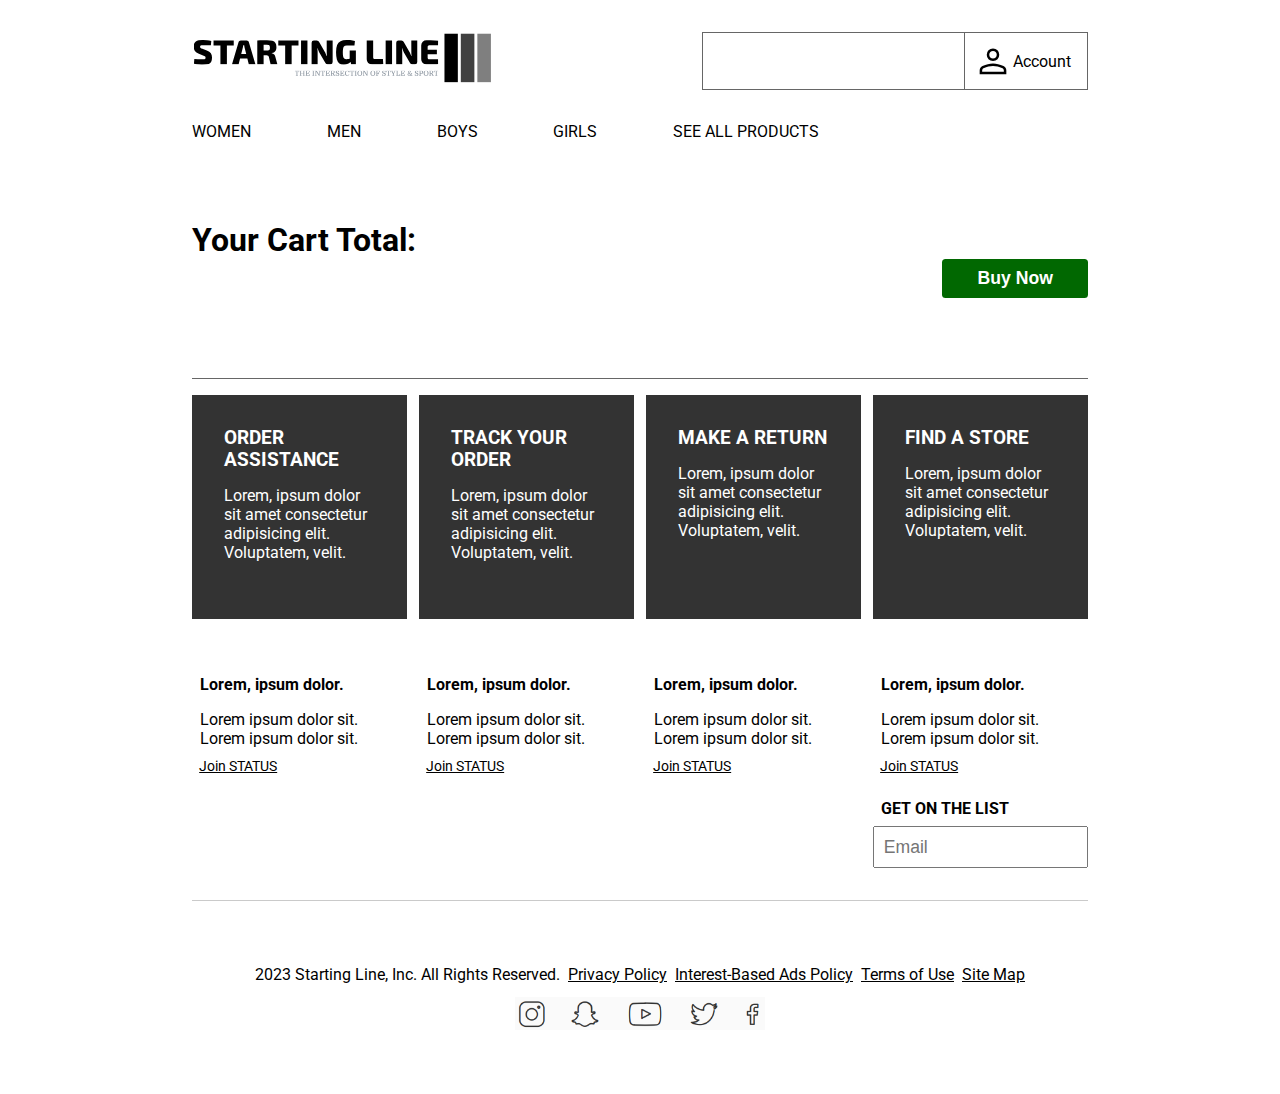
<file: guest_order.html>
<!DOCTYPE html>
<html lang="en">
    <head>
        <meta charset="UTF-8">
        <meta http-equiv="X-UA-Compatible" content="IE=edge">
        <meta name="viewport" content="width=device-width, initial-scale=1.0">
        <link rel="stylesheet" href="./styles/common.css">
        <link rel="stylesheet" href="./styles/nav_bar.css">
        <link rel="stylesheet" href="./styles/guest_order.css">
        <link rel="stylesheet" href="./styles/footer.css">
        <title></title>
    </head>
    <body>
        <div id="nav-bar">
            <div id="top-div">
                <a href="./index.html">
                    <img src="./images/logo.svg" alt="">
                </a>
                <div>
                    <div id="account-search-div">
                        <input id="search" type="text">
                        <div id="account">
                            <img src="./images/account.svg" alt="">
                            <p>Account</p>
                        </div>
                    </div>
                    <div id="hidden-account-search-div"></div>
                </div>
            </div>
            <div id="catagories-container">
                <div id="bottom-div">
                    <a href="./product_list.html?gender=women">WOMEN</a>
                    <a href="./product_list.html?gender=men">MEN</a>
                    <a href="./product_list.html?gender=boys">BOYS</a>
                    <a href="./product_list.html?gender=girls">GIRLS</a>
                    <a href="./product_list.html">SEE ALL PRODUCTS</a>
                </div>
                <div id="hidden-div">
                    <div id="shoe"></div>
                    <div id="clothing"></div>
                    <div id="brand"></div>
                </div>
            </div>
            
        </div>
        <h1>Your Cart Total: <span id="total"></span></h1>
        <button id="buy">Buy Now</button>
        <div id="cart-list"></div>
        <div id="footer">
            <section class="sec1">
                <div class="footer-card">
                    <div>
                        <h3>ORDER ASSISTANCE</h3>
                        <p>Lorem, ipsum dolor sit amet consectetur adipisicing elit. Voluptatem, velit.</p>
                    </div>
                    <h3>Lorem, ipsum dolor.</h3>
                    <p>Lorem ipsum dolor sit. Lorem ipsum dolor sit.</p>
                    <a href="#">Join STATUS</a>
                </div>
                <div class="footer-card">
                    <div>
                        <h3>TRACK YOUR ORDER</h3>
                        <p>Lorem, ipsum dolor sit amet consectetur adipisicing elit. Voluptatem, velit.</p>
                    </div>
                    <h3>Lorem, ipsum dolor.</h3>
                    <p>Lorem ipsum dolor sit. Lorem ipsum dolor sit.</p>
                    <a href="#">Join STATUS</a>
                </div>
                <div class="footer-card">
                    <div>
                        <h3>MAKE A RETURN</h3>
                        <p>Lorem, ipsum dolor sit amet consectetur adipisicing elit. Voluptatem, velit.</p>
                    </div>
                    <h3>Lorem, ipsum dolor.</h3>
                    <p>Lorem ipsum dolor sit. Lorem ipsum dolor sit.</p>
                    <a href="#">Join STATUS</a>
                </div>
                <div class="footer-card">
                    <div>
                        <h3>FIND A STORE</h3>
                        <p>Lorem, ipsum dolor sit amet consectetur adipisicing elit. Voluptatem, velit.</p>
                    </div>
                    <h3>Lorem, ipsum dolor.</h3>
                    <p>Lorem ipsum dolor sit. Lorem ipsum dolor sit.</p>
                    <a href="#">Join STATUS</a>
                    <h3>GET ON THE LIST</h3>
                    <input type="text" placeholder="Email">
                </div>
            </section>
            <section class="sec2">
                <div>
                    <span>2023 Starting Line, Inc. All Rights Reserved.</span>
                    <a href="#">Privacy Policy</a>
                    <a href="#">Interest-Based Ads Policy</a>
                    <a href="#">Terms of Use</a>
                    <a href="#">Site Map</a>
                </div>
                <img src="./images/footer-social.png" alt="">
            </section>
        </div>
    </body>
    <script src="./scripts/nav_bar.js" type="module"></script>
    <script src="./scripts/guest_order.js" type="module"></script>
</html>
</file>
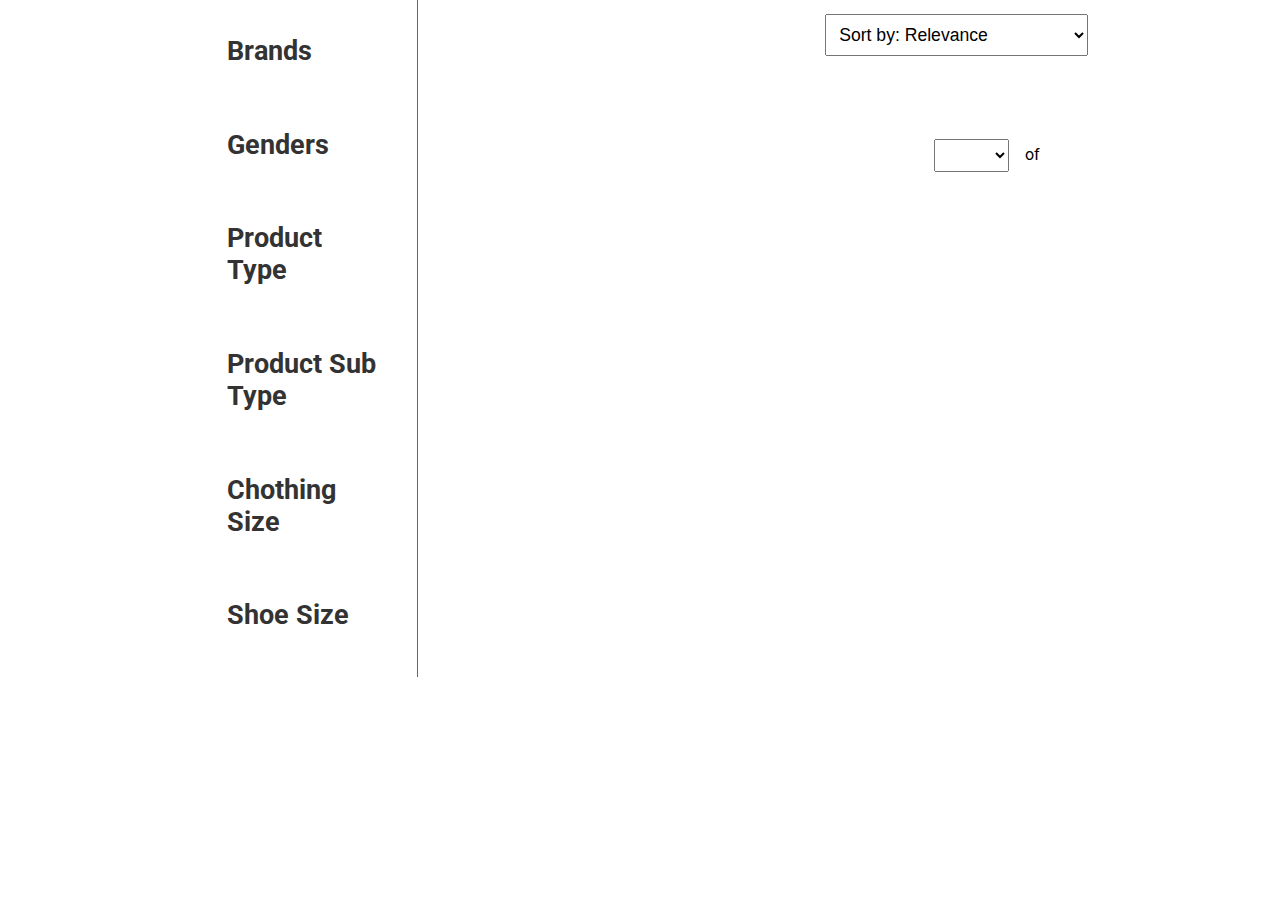
<file: product-list.html>
<!DOCTYPE html>
    <html lang="en">
    <head>
        <meta charset="UTF-8">
        <meta http-equiv="X-UA-Compatible" content="IE=edge">
        <meta name="viewport" content="width=device-width, initial-scale=1.0">
        <link rel="stylesheet" href="./styles/product-list.css">
        <link rel="stylesheet" href="./styles/common.css">
        <title></title>
    </head>
    <body>
        <div id="main">
            <div id="filters">
                <p id="filter-close-small-screen">Close</p>
                <div>
                    <h2>Brands</h2>
                    <div id="brands"></div>
                </div>
                <div>
                    <h2>Genders</h2>
                    <div id="gender"></div>
                </div>
                <div id="type">
                    <div>
                        <h2>Product Type</h2>
                        <div id="main-type"></div>
                    </div>
                    <div>
                        <h2>Product Sub Type</h2>
                        <div id="sub-type"></div>
                    </div>
                </div>
                <div id="size">
                    <div>
                        <h2>Chothing Size</h2>
                        <div id="clothing-sizes"></div>
                    </div>
                    <div>
                        <h2>Shoe Size</h2>
                        <div id="shoe-sizes"></div>
                    </div>
                </div>
            </div>
            <div id="products">
                <div>
                    <h1 id="list-info"><span id="list-name"></span><span id="list-count"></span></h1>
                    <img id="filters-small-screen" src="./images/hamburger_menu.svg" alt="">
                    <select name="sort" id="sort">
                        <option value="">Sort by: Relevance</option>
                        <option value="price-asc">Sort by Price: Low to High</option>
                        <option value="price-des">Sort by Price: High to Low</option>
                        <option value="ratings-asc">Sort by Ratings: Low to High</option>
                        <option value="ratings-des">Sort by Ratings: High to Low</option>
                    </select>
                    <div id="product-list"></div>
                    <div id="pagination">
                        <select id="pages"></select><span>of</span><span id="total-pages"></span>
                    </div>
                </div>
            </div>
        </div>
    </body>
    <script src="./scripts/product-list.js"></script>
</html>
</file>
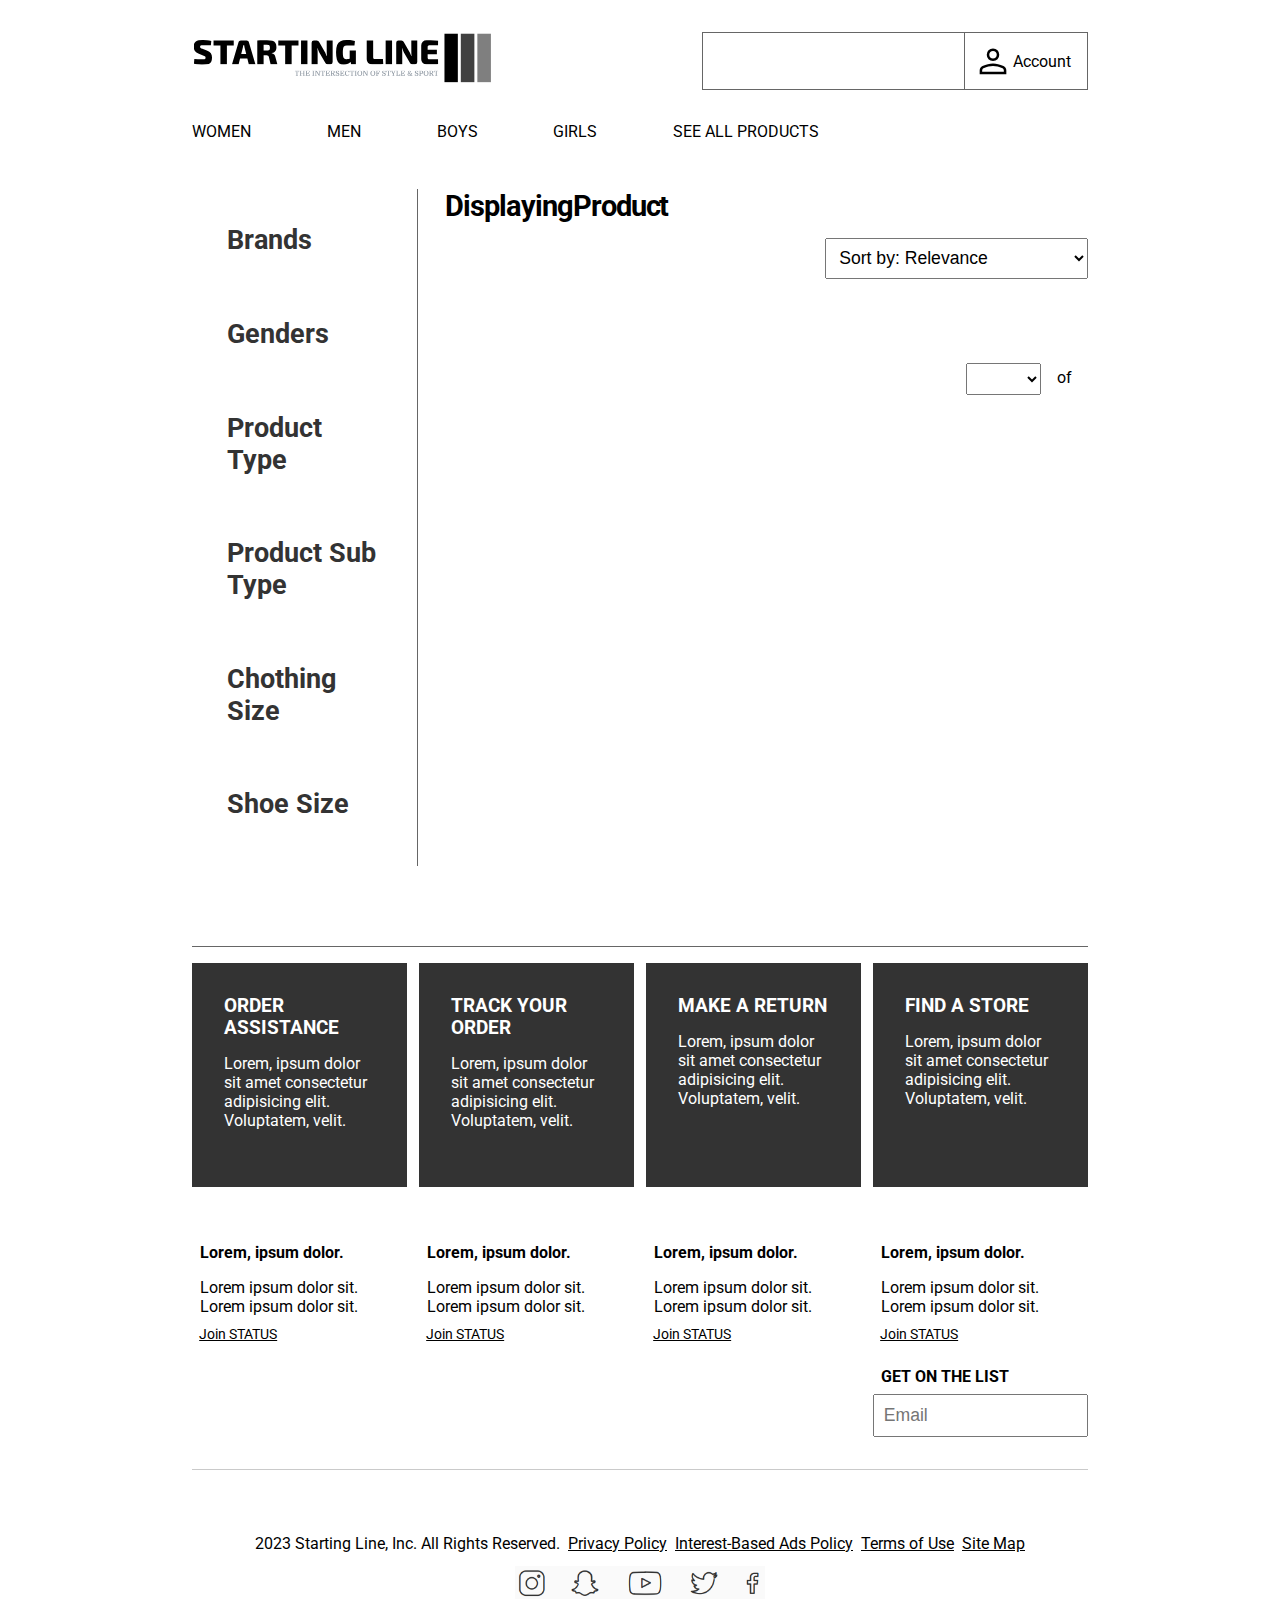
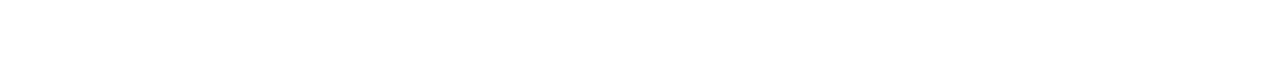
<file: product_list.html>
<!DOCTYPE html>
    <html lang="en">
    <head>
        <meta charset="UTF-8">
        <meta http-equiv="X-UA-Compatible" content="IE=edge">
        <meta name="viewport" content="width=device-width, initial-scale=1.0">
        <link rel="stylesheet" href="./styles/product_list.css">
        <link rel="stylesheet" href="./styles/common.css">
        <link rel="stylesheet" href="./styles/nav_bar.css">
        <link rel="stylesheet" href="./styles/footer.css">
        <title></title>
    </head>
    <body>
        <div id="nav-bar">
            <div id="top-div">
                <a href="./index.html">
                    <img src="./images/logo.svg" alt="">
                </a>
                <div>
                    <div id="account-search-div">
                        <input id="search" type="text">
                        <div id="account">
                            <img src="./images/account.svg" alt="">
                            <p>Account</p>
                        </div>
                    </div>
                    <div id="hidden-account-search-div"></div>
                </div>
            </div>
            <div id="bottom-div">
                <a href="./product_list.html?gender=women">WOMEN</a>
                <a href="./product_list.html?gender=men">MEN</a>
                <a href="./product_list.html?gender=boys">BOYS</a>
                <a href="./product_list.html?gender=girls">GIRLS</a>
                <a href="./product_list.html">SEE ALL PRODUCTS</a>
            </div>
            <div id="hidden-div">
                <div id="shoe"></div>
                <div id="clothing"></div>
                <div id="brand"></div>
            </div>
        </div>
        <div id="main">
            <div id="filters">
                <p id="filter-close-small-screen">Close</p>
                <div>
                    <h2>Brands</h2>
                    <div id="brands"></div>
                </div>
                <div>
                    <h2>Genders</h2>
                    <div id="gender"></div>
                </div>
                <div id="type">
                    <div>
                        <h2>Product Type</h2>
                        <div id="main-type"></div>
                    </div>
                    <div>
                        <h2>Product Sub Type</h2>
                        <div id="sub-type"></div>
                    </div>
                </div>
                <div id="size">
                    <div>
                        <h2>Chothing Size</h2>
                        <div id="clothing-sizes"></div>
                    </div>
                    <div>
                        <h2>Shoe Size</h2>
                        <div id="shoe-sizes"></div>
                    </div>
                </div>
            </div>
            <div id="products">
                <div>
                    <h1 id="list-info">Displaying<span id="list-count"></span>Product<span id="plural"></span></h1>
                    <img id="filters-small-screen" src="./images/hamburger_menu.svg" alt="">
                    <select name="sort" id="sort">
                        <option value="">Sort by: Relevance</option>
                        <option value="price-asc">Sort by Price: Low to High</option>
                        <option value="price-des">Sort by Price: High to Low</option>
                        <option value="ratings-asc">Sort by Ratings: Low to High</option>
                        <option value="ratings-des">Sort by Ratings: High to Low</option>
                    </select>
                    <div id="product-list"></div>
                    <div id="pagination">
                        <select id="pages"></select><span>of</span><span id="total-pages"></span>
                    </div>
                </div>
            </div>
        </div>
        <div id="footer">
            <section class="sec1">
                <div class="footer-card">
                    <div>
                        <h3>ORDER ASSISTANCE</h3>
                        <p>Lorem, ipsum dolor sit amet consectetur adipisicing elit. Voluptatem, velit.</p>
                    </div>
                    <h3>Lorem, ipsum dolor.</h3>
                    <p>Lorem ipsum dolor sit. Lorem ipsum dolor sit.</p>
                    <a href="#">Join STATUS</a>
                </div>
                <div class="footer-card">
                    <div>
                        <h3>TRACK YOUR ORDER</h3>
                        <p>Lorem, ipsum dolor sit amet consectetur adipisicing elit. Voluptatem, velit.</p>
                    </div>
                    <h3>Lorem, ipsum dolor.</h3>
                    <p>Lorem ipsum dolor sit. Lorem ipsum dolor sit.</p>
                    <a href="#">Join STATUS</a>
                </div>
                <div class="footer-card">
                    <div>
                        <h3>MAKE A RETURN</h3>
                        <p>Lorem, ipsum dolor sit amet consectetur adipisicing elit. Voluptatem, velit.</p>
                    </div>
                    <h3>Lorem, ipsum dolor.</h3>
                    <p>Lorem ipsum dolor sit. Lorem ipsum dolor sit.</p>
                    <a href="#">Join STATUS</a>
                </div>
                <div class="footer-card">
                    <div>
                        <h3>FIND A STORE</h3>
                        <p>Lorem, ipsum dolor sit amet consectetur adipisicing elit. Voluptatem, velit.</p>
                    </div>
                    <h3>Lorem, ipsum dolor.</h3>
                    <p>Lorem ipsum dolor sit. Lorem ipsum dolor sit.</p>
                    <a href="#">Join STATUS</a>
                    <h3>GET ON THE LIST</h3>
                    <input type="text" placeholder="Email">
                </div>
            </section>
            <section class="sec2">
                <div>
                    <span>2023 Starting Line, Inc. All Rights Reserved.</span>
                    <a href="#">Privacy Policy</a>
                    <a href="#">Interest-Based Ads Policy</a>
                    <a href="#">Terms of Use</a>
                    <a href="#">Site Map</a>
                </div>
                <img src="./images/footer-social.png" alt="">
            </section>
        </div>
    </body>
    <script src="./scripts/product_list.js" type="module"></script>
    <script src="./scripts/nav_bar.js" type="module"></script>
</html>
</file>
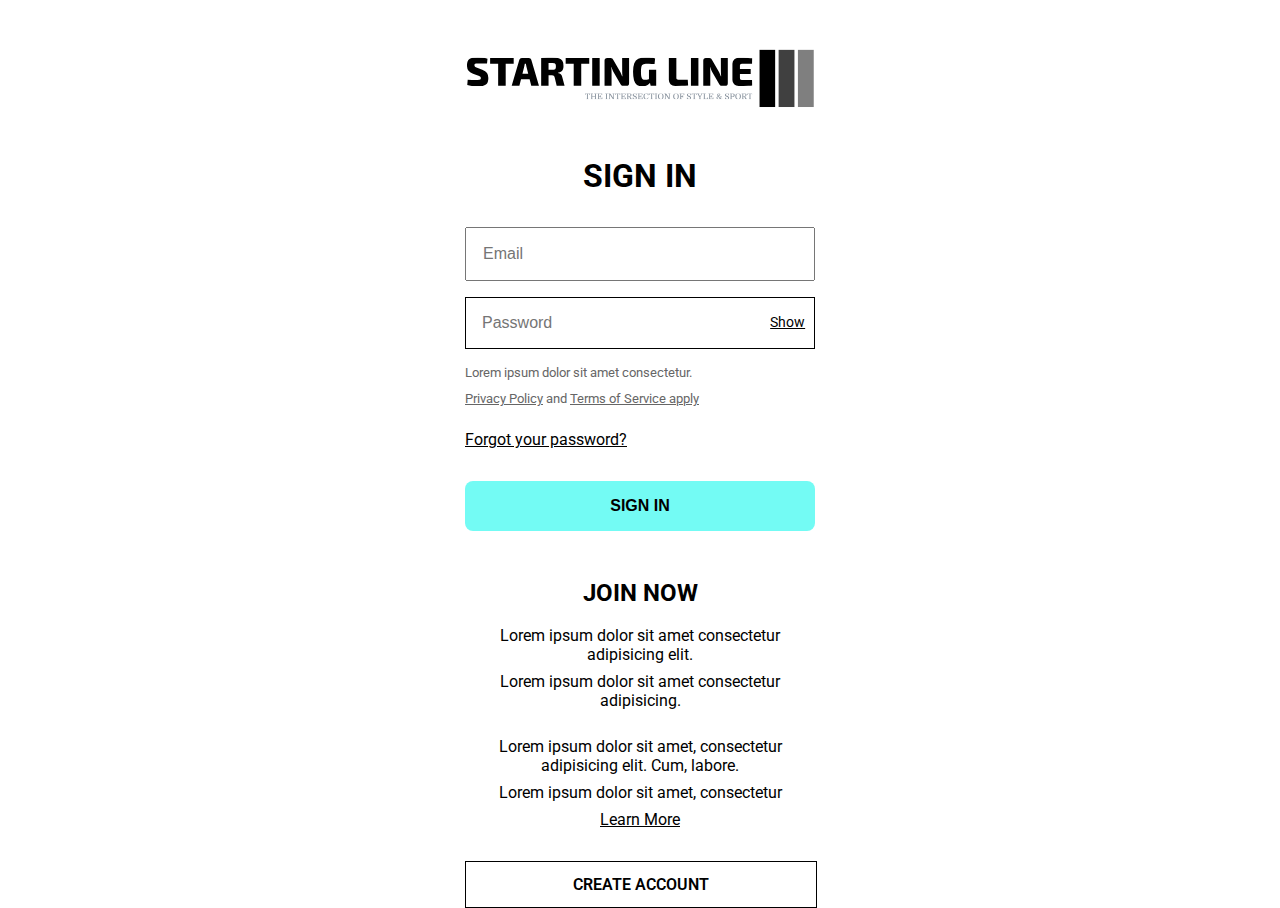
<file: signin.html>
<!DOCTYPE html>
<html lang="en">
    <head>
        <meta charset="UTF-8">
        <meta http-equiv="X-UA-Compatible" content="IE=edge">
        <meta name="viewport" content="width=device-width, initial-scale=1.0">
        <link rel="stylesheet" href="./styles/signup-signin.css">
        <link rel="stylesheet" href="./styles/common.css">
        <title>Sign In</title>
    </head>
    <body>
        <section id="nav-bar">
            <img src="./images/logo.svg" alt="">
        </section>
        <section>
            <h1>SIGN IN</h1>
            <form action="" class="signin-signup">
                <input type="email" id="email" placeholder="Email">
                <div id="pass-div">
                    <input type="password" id="password" placeholder="Password">
                    <span id="pass-show">Show</span>
                </div>
                <p id="wrong-credentials" style="color: red;">* Wrong Credentials</p>
                <p>Lorem ipsum dolor sit amet consectetur.</p>
                <p><a href="#">Privacy Policy</a> and <a href="#">Terms of Service apply</a></p>
                <a href="#">Forgot your password?</a>
                <input type="submit" value="SIGN IN">
            </form>
        </section>
        <section>
            <h2>JOIN NOW</h2>
            <p>Lorem ipsum dolor sit amet consectetur adipisicing elit.</p>
            <p>Lorem ipsum dolor sit amet consectetur adipisicing.</p>
            <br>
            <p>Lorem ipsum dolor sit amet, consectetur adipisicing elit. Cum, labore.</p>
            <p>Lorem ipsum dolor sit amet, consectetur </p>
            <a href="#">Learn More</a>
        </section>
        <a href="./signup.html">CREATE ACCOUNT</a>
    </body>
    <script src="./scripts/signin.js" type="module"></script>
</html>
</file>
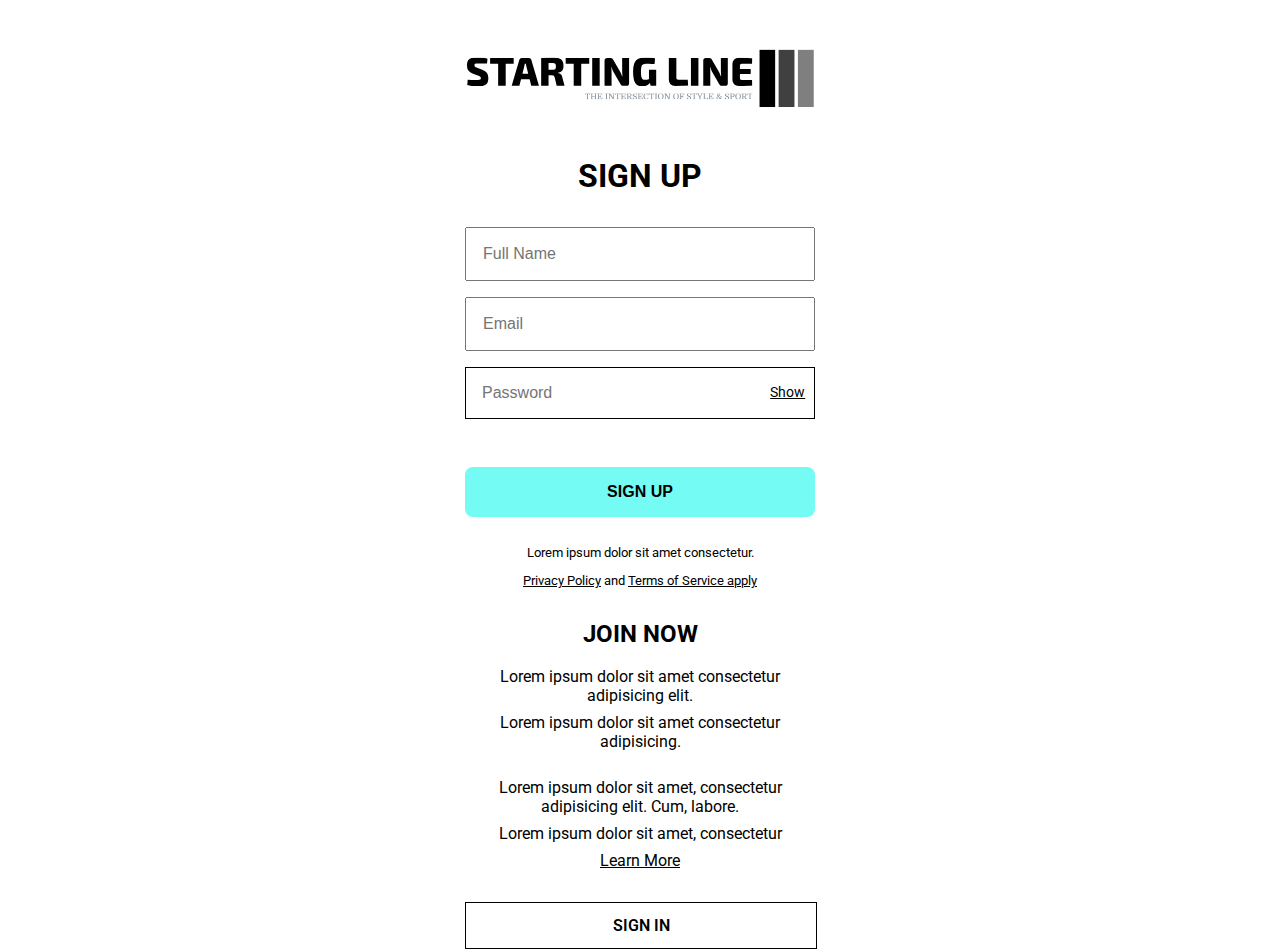
<file: signup.html>
<!DOCTYPE html>
<html lang="en">
    <head>
        <meta charset="UTF-8">
        <meta http-equiv="X-UA-Compatible" content="IE=edge">
        <meta name="viewport" content="width=device-width, initial-scale=1.0">
        <link rel="stylesheet" href="./styles/signup-signin.css">
        <link rel="stylesheet" href="./styles/common.css">
        <title>Sign Up</title>
    </head>
    <body>
        <section id="nav-bar">
            <img src="./images/logo.svg" alt="">
        </section>
        <section>
            <h1>SIGN UP</h1>
            <form action="" class="signin-signup">
                <input type="text" id="name" placeholder="Full Name">
                <input type="email" id="email" placeholder="Email">
                <div id="pass-div">
                    <input type="password" id="password" maxlength="25" placeholder="Password">
                    <span id="pass-show">Show</span>
                </div>
                <div id="pass-rules">
                    <p>Your password must contain:</p>
                    <p>* 10-25 characters</p>
                    <p>* At least 1 number</p>
                    <p>* At least 1 uppercase letter</p>
                    <p>* At least 1 lowercase letter</p>
                    <p>* At least 1 special letter</p>
                </div>
                <input id="signup-page-submit" type="submit" value="SIGN UP">
            </form>
            <p>Lorem ipsum dolor sit amet consectetur.</p>
            <p><a href="#">Privacy Policy</a> and <a href="#">Terms of Service apply</a></p>
        </section>
        <section>
            <h2>JOIN NOW</h2>
            <p>Lorem ipsum dolor sit amet consectetur adipisicing elit.</p>
            <p>Lorem ipsum dolor sit amet consectetur adipisicing.</p>
            <br>
            <p>Lorem ipsum dolor sit amet, consectetur adipisicing elit. Cum, labore.</p>
            <p>Lorem ipsum dolor sit amet, consectetur </p>
            <a href="#">Learn More</a>
        </section>
        <a href="./signin.html">SIGN IN</a>
    </body>
    <script src="./scripts/signup.js" type="module"></script>
</html>
</file>
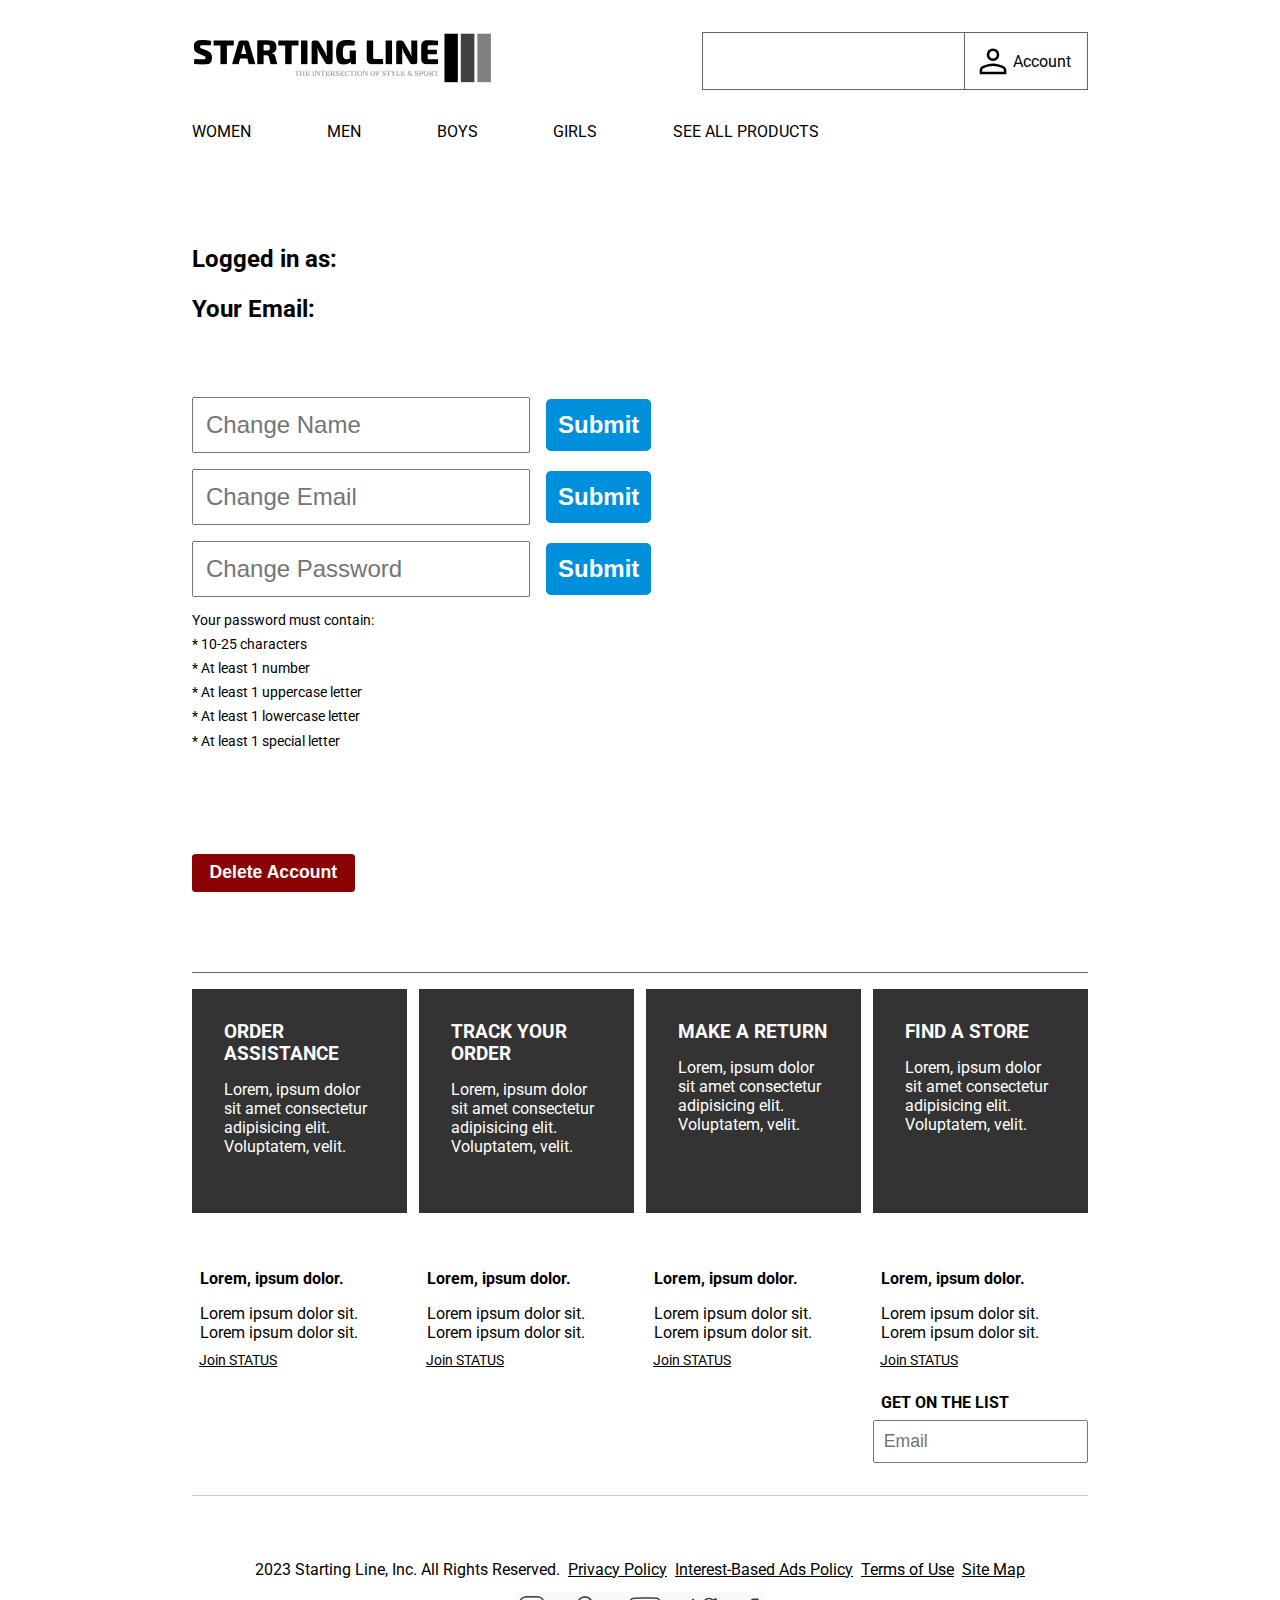
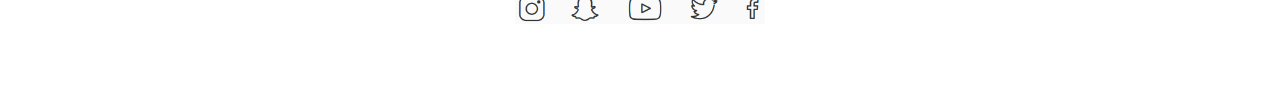
<file: user_account.html>
<!DOCTYPE html>
<html lang="en">
    <head>
        <meta charset="UTF-8">
        <meta http-equiv="X-UA-Compatible" content="IE=edge">
        <meta name="viewport" content="width=device-width, initial-scale=1.0">
        <link rel="stylesheet" href="./styles/user_account.css">
        <link rel="stylesheet" href="./styles/common.css">
        <link rel="stylesheet" href="./styles/nav_bar.css">
        <link rel="stylesheet" href="./styles/footer.css">
        <title>User Account</title>
    </head>
    <body>
        <div id="nav-bar">
            <div id="top-div">
                <a href="./index.html">
                    <img src="./images/logo.svg" alt="">
                </a>
                <div>
                    <div id="account-search-div">
                        <input id="search" type="text">
                        <div id="account">
                            <img src="./images/account.svg" alt="">
                            <p>Account</p>
                        </div>
                    </div>
                    <div id="hidden-account-search-div"></div>
                </div>
            </div>
            <div id="catagories-container">
                <div id="bottom-div">
                    <a href="./product_list.html?gender=women">WOMEN</a>
                    <a href="./product_list.html?gender=men">MEN</a>
                    <a href="./product_list.html?gender=boys">BOYS</a>
                    <a href="./product_list.html?gender=girls">GIRLS</a>
                    <a href="./product_list.html" class="show-all-product">SEE ALL PRODUCTS</a>
                </div>
                <div id="hidden-div">
                    <div id="shoe"></div>
                    <div id="clothing"></div>
                    <div id="brand"></div>
                </div>
            </div>
            
        </div>
        <div id="main">
            <h1>Logged in as: <span id="user-name"></span></h1>
            <h1>Your Email: <span id="user-email"></span></h1>
            <form class="change-name change-entry">
                <input type="text" placeholder="Change Name">
                <input type="submit" value="Submit">
            </form>
            <form class="change-email change-entry">
                <input type="email" placeholder="Change Email">
                <input type="submit" value="Submit">
            </form>
            <form class="change-pass change-entry">
                <input type="password" maxlength="25" placeholder="Change Password">
                <input type="text" placeholder="OTP" class="otp-input">
                <input type="submit" value="Submit">
                <div id="pass-rules">
                    <p>Your password must contain:</p>
                    <p>* 10-25 characters</p>
                    <p>* At least 1 number</p>
                    <p>* At least 1 uppercase letter</p>
                    <p>* At least 1 lowercase letter</p>
                    <p>* At least 1 special letter</p>
                </div>
            </form>
            <button id="delete-user">Delete Account</button>
        </div>
        <div id="footer">
            <section class="sec1">
                <div class="footer-card">
                    <div>
                        <h3>ORDER ASSISTANCE</h3>
                        <p>Lorem, ipsum dolor sit amet consectetur adipisicing elit. Voluptatem, velit.</p>
                    </div>
                    <h3>Lorem, ipsum dolor.</h3>
                    <p>Lorem ipsum dolor sit. Lorem ipsum dolor sit.</p>
                    <a href="#">Join STATUS</a>
                </div>
                <div class="footer-card">
                    <div>
                        <h3>TRACK YOUR ORDER</h3>
                        <p>Lorem, ipsum dolor sit amet consectetur adipisicing elit. Voluptatem, velit.</p>
                    </div>
                    <h3>Lorem, ipsum dolor.</h3>
                    <p>Lorem ipsum dolor sit. Lorem ipsum dolor sit.</p>
                    <a href="#">Join STATUS</a>
                </div>
                <div class="footer-card">
                    <div>
                        <h3>MAKE A RETURN</h3>
                        <p>Lorem, ipsum dolor sit amet consectetur adipisicing elit. Voluptatem, velit.</p>
                    </div>
                    <h3>Lorem, ipsum dolor.</h3>
                    <p>Lorem ipsum dolor sit. Lorem ipsum dolor sit.</p>
                    <a href="#">Join STATUS</a>
                </div>
                <div class="footer-card">
                    <div>
                        <h3>FIND A STORE</h3>
                        <p>Lorem, ipsum dolor sit amet consectetur adipisicing elit. Voluptatem, velit.</p>
                    </div>
                    <h3>Lorem, ipsum dolor.</h3>
                    <p>Lorem ipsum dolor sit. Lorem ipsum dolor sit.</p>
                    <a href="#">Join STATUS</a>
                    <h3>GET ON THE LIST</h3>
                    <input type="text" placeholder="Email">
                </div>
            </section>
            <section class="sec2">
                <div>
                    <span>2023 Starting Line, Inc. All Rights Reserved.</span>
                    <a href="#">Privacy Policy</a>
                    <a href="#">Interest-Based Ads Policy</a>
                    <a href="#">Terms of Use</a>
                    <a href="#">Site Map</a>
                </div>
                <img src="./images/footer-social.png" alt="">
            </section>
        </div>
    </body>
    <script src="./scripts/nav_bar.js" type="module"></script>
    <script src="./scripts/user_account.js" type="module"></script>
</html>
</file>
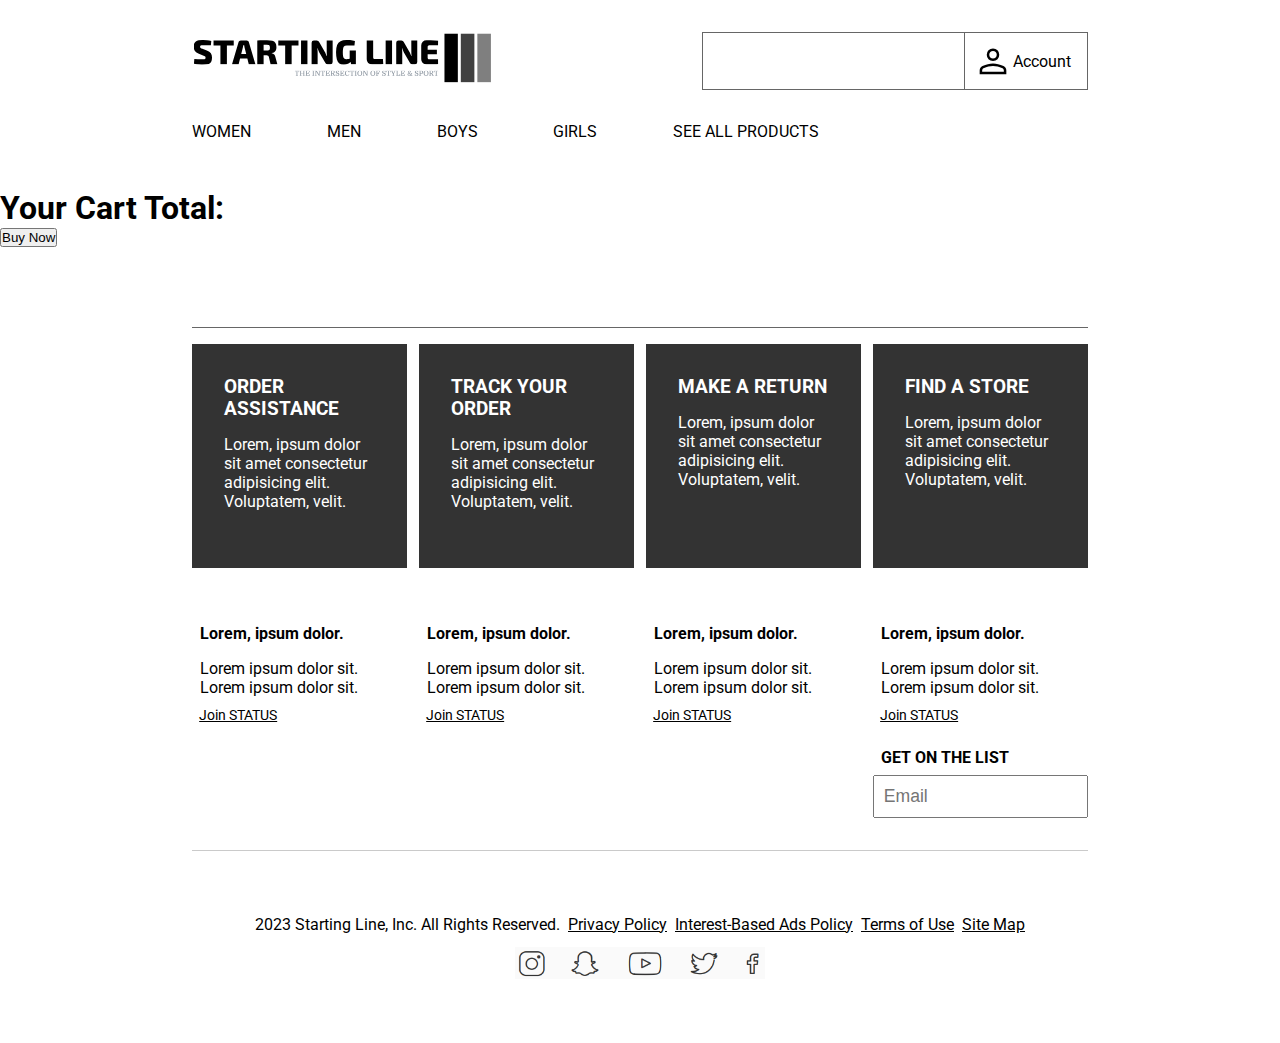
<file: user_order.html>
<!DOCTYPE html>
<html lang="en">
    <head>
        <meta charset="UTF-8">
        <meta http-equiv="X-UA-Compatible" content="IE=edge">
        <meta name="viewport" content="width=device-width, initial-scale=1.0">
        <link rel="stylesheet" href="./styles/common.css">
        <link rel="stylesheet" href="./styles/nav_bar.css">
        <link rel="stylesheet" href="./styles/user_order.css">
        <link rel="stylesheet" href="./styles/footer.css">
        <title></title>
    </head>
    <body>
        <div id="nav-bar">
            <div id="top-div">
                <a href="./index.html">
                    <img src="./images/logo.svg" alt="">
                </a>
                <div>
                    <div id="account-search-div">
                        <input id="search" type="text">
                        <div id="account">
                            <img src="./images/account.svg" alt="">
                            <p>Account</p>
                        </div>
                    </div>
                    <div id="hidden-account-search-div"></div>
                </div>
            </div>
            <div id="catagories-container">
                <div id="bottom-div">
                    <a href="./product_list.html?gender=women">WOMEN</a>
                    <a href="./product_list.html?gender=men">MEN</a>
                    <a href="./product_list.html?gender=boys">BOYS</a>
                    <a href="./product_list.html?gender=girls">GIRLS</a>
                    <a href="./product_list.html">SEE ALL PRODUCTS</a>
                </div>
                <div id="hidden-div">
                    <div id="shoe"></div>
                    <div id="clothing"></div>
                    <div id="brand"></div>
                </div>
            </div>
            
        </div>
        <h1>Your Cart Total: <span id="total"></span></h1>
        <button id="buy">Buy Now</button>
        <div id="cart-list"></div>
        <div id="footer">
            <section class="sec1">
                <div class="footer-card">
                    <div>
                        <h3>ORDER ASSISTANCE</h3>
                        <p>Lorem, ipsum dolor sit amet consectetur adipisicing elit. Voluptatem, velit.</p>
                    </div>
                    <h3>Lorem, ipsum dolor.</h3>
                    <p>Lorem ipsum dolor sit. Lorem ipsum dolor sit.</p>
                    <a href="#">Join STATUS</a>
                </div>
                <div class="footer-card">
                    <div>
                        <h3>TRACK YOUR ORDER</h3>
                        <p>Lorem, ipsum dolor sit amet consectetur adipisicing elit. Voluptatem, velit.</p>
                    </div>
                    <h3>Lorem, ipsum dolor.</h3>
                    <p>Lorem ipsum dolor sit. Lorem ipsum dolor sit.</p>
                    <a href="#">Join STATUS</a>
                </div>
                <div class="footer-card">
                    <div>
                        <h3>MAKE A RETURN</h3>
                        <p>Lorem, ipsum dolor sit amet consectetur adipisicing elit. Voluptatem, velit.</p>
                    </div>
                    <h3>Lorem, ipsum dolor.</h3>
                    <p>Lorem ipsum dolor sit. Lorem ipsum dolor sit.</p>
                    <a href="#">Join STATUS</a>
                </div>
                <div class="footer-card">
                    <div>
                        <h3>FIND A STORE</h3>
                        <p>Lorem, ipsum dolor sit amet consectetur adipisicing elit. Voluptatem, velit.</p>
                    </div>
                    <h3>Lorem, ipsum dolor.</h3>
                    <p>Lorem ipsum dolor sit. Lorem ipsum dolor sit.</p>
                    <a href="#">Join STATUS</a>
                    <h3>GET ON THE LIST</h3>
                    <input type="text" placeholder="Email">
                </div>
            </section>
            <section class="sec2">
                <div>
                    <span>2023 Starting Line, Inc. All Rights Reserved.</span>
                    <a href="#">Privacy Policy</a>
                    <a href="#">Interest-Based Ads Policy</a>
                    <a href="#">Terms of Use</a>
                    <a href="#">Site Map</a>
                </div>
                <img src="./images/footer-social.png" alt="">
            </section>
        </div>
    </body>
    <script src="./scripts/nav_bar.js" type="module"></script>
    <script src="./scripts/user_order.js" type="module"></script>
</html>
</file>
<file: styles/common.css>
@import url('https://fonts.googleapis.com/css2?family=Roboto:wght@100;300;400;500;700;900&display=swap');

* {
    margin: 0px;
    padding: 0px;
}

body {
    background-color: white;
    font-family: 'Roboto', sans-serif;
}
</file>
<file: styles/nav_bar.css>
#nav-bar {
    width: 70%;
    margin: auto;
    margin-top: 2em;
    margin-bottom: 2em;
}

@media screen and (max-width: 1000px) {
    #nav-bar {
        margin-top: 1em;
        width: 90%;
    }
}

#top-div {
    display: flex;
    justify-content: space-between;
}

@media screen and (max-width: 1000px) {
    #top-div {
        display: block;
    }
}

#top-div a {
    width: 22%;
    height: fit-content;
}

#top-div > a > img {
    width: 100%;
    min-width: 300px;
}

@media screen and (max-width: 1000px) {
    #top-div > a > img {
        margin-bottom: 1em;
    }
}

#top-div > div {
    position: relative;
}

#account-search-div {
    display: flex;
    justify-content: flex-end;
}

#ham-menu {
    display: none;
    width: 32px;
    height: 20px;
}

@media screen and (max-width: 620px) {
    #ham-menu {
        display: block;
        margin: auto;
        margin-right: 1em;
        cursor: pointer;
    }
}

#search {
    height: fit-content;
    padding: 1em;
    font-size: 1.1rem;
    border: 1px solid #666666;
    box-sizing: border-box;
}

@media screen and (max-width: 1000px) {
    #search {
        width: 100%;
    }
}

#account {
    display: flex;
    border: 1px solid #666666;
    border-left: 0px solid white;
    cursor: pointer;
    padding: 0em 0.5em;
}

@media screen and (max-width: 1000px) {
    #account {
        padding: 0em;
    }
}

#account img {
    display: block;
    width: 2.5em;
    margin: auto 0em;
}

#account p {
    display: flex;
    align-items: center;
    font-size: 1rem;
    margin-right: 0.5em;
}

#hidden-account-search-div {
    display: none;
    width: 100%;
    position: absolute;
    z-index: 1;
    background-color: white;
    text-align: end;
    box-sizing: border-box;
    padding-right: 1em;
    padding-top: 0.5em;
    padding-bottom: 0.5em;
    border: 1px solid #666666;
}

#hidden-account-search-div a {
    display: block;
    width: 100%;
    text-align: end;
    color: black;
    text-decoration: none;
}

#hidden-account-search-div * {
    padding: 0.5em 0em;
}

#hidden-account-search-div *:hover {
    color: #008fdb;
    text-decoration: underline;
}

#catagories-container {
    width: 100%;
}

#bottom-div {
    width: 100%;
    display: flex;
    justify-content: space-between;
    box-sizing: border-box;
    padding: 1em 30% 1em 0em;
    margin-top: 1em;
}

@media screen and (max-width: 620px) {
    #bottom-div {
        padding-right: 0%;
    }
}

#bottom-div a {
    font-size: 1rem;
    color:  black;
    text-decoration: none;
}

#bottom-div a:hover {
    color: #008fdb;
}

#hidden-div {
    left: 0;
    display: none;
    width: 100%;
    position: absolute;
    z-index: 1;
    border-bottom: 1px solid #dadada;
    box-sizing: border-box;
    padding: 1em 15% 2em 15%;
    background: linear-gradient(180deg, rgba(255,255,255,1) 34%, rgb(180, 180, 180) 100%);
}

@media screen and (max-width: 1000px) {
    #hidden-div {
        padding: 1em 5% 2em 5%;
    }
}

#bottom-div:hover + #hidden-div {
    display: flex;
}

#hidden-div:hover {
    display: flex;
}

#hidden-div > * {
    flex: 1;
}

#hidden-div > div > a {
    display: block;
    padding: 0.5em 0em;
    color: black;
    text-decoration: none;
}

#hidden-div > div > a:first-child {
    font-weight: 600;
}

#hidden-div > div > a:hover {
    text-decoration: underline;
}

#sign-out {
    cursor: pointer;
}
</file>
<file: styles/guest_order.css>
img {
    width: 200px;
}
* {
    /* border: 1px solid black; */
}
body > h1 {
    margin-left: 15%;
    margin-top: 2em;
}

#cart-list {
    width: 70%;
    margin: auto;
    margin-top: 3em;
}

@media screen and (max-width: 1180px) {
    #cart-list {
        width: 90%;
    }
}

.cart-card {
    display: flex;
    margin-bottom: 2em;
    padding: 1em;
    border: 1px solid #666666;
    border-radius: 0.2em;
    box-shadow: 0px 0px 3px 0.5px rgb(179, 179, 179);
}

@media screen and (max-width: 1180px) {
    .cart-card {
        flex-direction: column;
    }
}

.cart-card > div {
    margin-left: 2em;
    display: flex;
    flex-direction: column;
}

.cart-card img {
    width: 300px;
}

@media screen and (max-width: 1180px) {
    .cart-card img {
        margin: auto;
    }
}

.name {
    margin-top: 1em;
    margin-bottom: 1em;
}

.price {
    margin-bottom: auto;
}

.quantity-form {
    width: fit-content;
    margin-bottom: 0.5em;
}

@media screen and (max-width: 1180px) {
    .quantity-form {
        display: flex;
        flex-direction: column;
        justify-content: flex-start;
    }
}

.quantity {
    font-size: 1.2rem;
    padding: 0.5em;
}

.submit-quantity {
    font-size: 1.2rem;
    padding: 0.5em;
    cursor: pointer;
    margin-left: 1em;
    border-radius: 0.3em;
}

@media screen and (max-width: 1180px) {
    .submit-quantity {
        margin-top: 0.5em;
        margin-right: auto;
        margin-left: 0em;
    }
}


.delete-btn {
    width: fit-content;
    margin-bottom: 1em;
    font-size: 1.2rem;
    padding: 0.5em 1em;
    border-radius: 0.3em;
    cursor: pointer;
}

.cart-card button, .cart-card input:last-child {
    background-color: #008fdb;
    color: white;
    border-width: 0px;
}

#buy {
    margin-right: 15%;
    display: block;
    margin-left: auto;
    font-size: 1.1rem;
    padding: 0.5em 2em;
    cursor: pointer;
    background-color: rgb(1, 104, 1);
    color: white;
    font-weight: 600;
    border-width: 0px;
    border-radius: 0.2em;
}
</file>
<file: styles/footer.css>
#footer {
    width: 70%;
    margin: auto;
    border-top: 1px solid #666666;
    padding-top: 1em;
    margin-top: 5em;
    padding-bottom: 4em;
}

@media screen and (max-width: 875px) {
    #footer {
        width: 90%;
    }
}

#footer .sec1 {
    display: grid;
    grid-template-columns: repeat(auto-fit, max(200px, 24%));
    justify-content: space-between;
    row-gap: 1em;
    border-bottom: 1px solid rgb(202, 202, 202);
    padding-bottom: 2em;
    margin-bottom: 4em;
}

@media screen and (max-width: 680px) {
    #footer .sec1 {
        justify-content: space-around;
    }
}

#footer .footer-card > *{
    padding: 0.5em;
}

#footer .footer-card div {
    height: 160px;
    background-color: #333333;
    color: white;
    margin-bottom: 3em;
    padding: 2em;
    cursor: pointer;
}

#footer .footer-card div:hover {
    background-color: black;
}

#footer .footer-card div h3 {
    margin-bottom: 0.8em;
}

#footer .footer-card > h3, #footer .footer-card > p {
    font-size: 1rem;
}

#footer .footer-card > a {
    font-size: 0.9rem;
    color: black;
}

#footer .footer-card > a + h3 {
    margin-top: 1em;
}

#footer .footer-card > input {
    box-sizing: border-box;
    padding: 0.5em;
    font-size: 1.1rem;
    width: 100%;
}

#footer .sec2 {
    display: flex;
    justify-content: space-between;
    
}

@media screen and (max-width: 1500px) {
    #footer .sec2 {
        display: block;
    }
}

#footer .sec2 div {
    display: flex;
    align-items: center;
}

@media screen and (max-width: 1500px) {
    #footer .sec2 div {
        width: fit-content;
        margin: auto;
    }
}

@media screen and (max-width: 1150px) {
    #footer .sec2 div {
        flex-direction: column;
    }
}

#footer .sec2 div * {
    margin-right: 0.5em;
    color: black;
}

@media screen and (max-width: 1150px) {
    #footer .sec2 div * {
        margin-bottom: 0.5em;
    }
}

#footer .sec2 div *:last-child {
    margin-right: 0em;
}

#footer .sec2 img {
    width: 250px;
    cursor: pointer;
}

@media screen and (max-width: 1500px) {
    #footer .sec2 img {
        display: block;
        margin: auto;
        margin-top: 0.8em;
    }
}
</file>
<file: styles/product-list.css>
*{
    /* border: 1px solid black; */
}

#main {
    width: 70%;
    margin: auto;
    display: flex;
    margin-bottom: 5em;
}

@media screen and (max-width: 570px) {
    #main {
        width: 85%;
    }
}

#filters {
    display: block;
    height: fit-content;
    margin-right: 3%;
    padding: 2em;
    font-size: 1.1rem;    
    color: #666666;
    border-right: 1px solid #666666;
}

@media screen and (max-width: 570px) {
    #filters {
        display: none;
        width: 100%;
        border-right: none;
        padding: 0em 0em 0em 1em;
    }
}

#filter-close-small-screen {
    display: none;
    margin-top: 2em;
    margin-bottom: 1em;
    text-align: end;
}

#filter-close-small-screen:hover {
    text-decoration: underline;
}

@media screen and (max-width: 570px) {
    #filter-close-small-screen {
        display: block;
        cursor: pointer;
    }
}

#filters > div, #type > div, #size > div {
    margin-bottom: 3.5em;
}

#filters > div:last-child {
    margin-bottom: 0em;
}

#type > div:last-child {
    margin-bottom: 0em;
}

#size > div:last-child {
    margin-bottom: 0em;
}

#filters > div > h2, #type > div > h2, #size > div > h2 {
    font-size: 1.7rem;
    margin-bottom: 0.4em;
    color: #333333;
}

#filters input {
    margin-right: 1em;
    cursor: pointer;
}

#products {
    width: 100%;
}

#list-info 
{
    font-size: 1.8rem;
    letter-spacing: -0.035em;
    margin-bottom: 0.5em;
}

@media screen and (max-width: 570px) {
    #list-info {
        text-align: center;
    }
}

#filters-small-screen {
    display: none;
    width: 25px;
    margin-bottom: 0.5em;
}

@media screen and (max-width: 570px) {
    #filters-small-screen {
        display: block;
        cursor: pointer;
    }
}

#sort {
    display: block;
    margin-left: auto;
    padding: 0.5em;
    font-size: 1.1rem;
    cursor: pointer;
    margin-bottom: 1.1em;
}

@media screen and (max-width: 570px) {
    #sort {
        margin: auto;
        margin-bottom: 2em;
    }
}

#product-list {
    display: grid;
    grid-template-columns: repeat(auto-fit, 245px);
    column-gap: 1%;
    row-gap: 1.5em;
    color: #4e4e4e;
}

@media screen and (max-width: 570px) {
    #product-list {
        grid-template-columns: repeat(1, 1fr);
    }
}

.product-card {
    display: flex;
    flex-direction: column;
    padding-bottom: 1.5em;
}

.product-card:hover {
    padding: 0.5em;
    padding-bottom: 1.5em;
    background-color: white;
    box-shadow: 0px 0px 5px 1px rgb(214, 213, 213);
    cursor: pointer;
}

.product-img {
    width: 100%;
    margin-bottom: 1em;
}

#product-list hr {
    margin-bottom: 0.25em;
}

.product-name {
    font-size: 1rem;
    margin-bottom: auto;
    margin-left: 0.5em;
}

.product-brand {
    font-size: 1rem;
    margin-top: 0.5em;
    margin-bottom: 0.5em;
    margin-left: 0.5em;
}

.product-price {
    font-size: 0.9rem;
    margin-left: 0.5em;
    margin-bottom: 0.5em;
}

.product-rating-div {
    font-size: 1rem;
    margin-left: 0.5em;
}

.product-rating-div > span:first-child {
    --percent: calc(var(--rating) / 5 * 100%);
    display: inline-block;
}

.product-rating-div > span:first-child::before {
    content: '★★★★★';
    background: linear-gradient(90deg, #666666 var(--percent), #fff var(--percent));
    -webkit-background-clip: text;
    background-clip: text;
    -webkit-text-fill-color: transparent;
}

.product-trend {
    height: 1em;
    font-weight: 600;
    margin-left: 0.5em;
    color: #00a8f0;
}

#pagination {
    width: fit-content;
    margin-left: auto;
    margin-top: 4em;
    font-size: 1rem;
}

#pagination select {
    padding: 0.5em 2em;
}

#pagination > span
{
    padding: 0.5em 1em;
}
</file>
<file: styles/product_list.css>
#main {
    width: 70%;
    margin: auto;
    display: flex;
    margin-bottom: 5em;
}

@media screen and (max-width: 570px) {
    #main {
        width: 85%;
    }
}

#filters {
    display: block;
    height: fit-content;
    margin-right: 3%;
    padding: 2em;
    font-size: 1.1rem;    
    color: #666666;
    border-right: 1px solid #666666;
}

@media screen and (max-width: 570px) {
    #filters {
        display: none;
        width: 100%;
        border-right: none;
        padding: 0em 0em 0em 1em;
    }
}

#filter-close-small-screen {
    display: none;
    margin-top: 2em;
    margin-bottom: 1em;
    text-align: end;
}

#filter-close-small-screen:hover {
    text-decoration: underline;
}

@media screen and (max-width: 570px) {
    #filter-close-small-screen {
        display: block;
        cursor: pointer;
    }
}

#filters > div, #type > div, #size > div {
    margin-bottom: 3.5em;
}

#filters > div:last-child {
    margin-bottom: 0em;
}

#type > div:last-child {
    margin-bottom: 0em;
}

#size > div:last-child {
    margin-bottom: 0em;
}

#filters > div > h2, #type > div > h2, #size > div > h2 {
    font-size: 1.7rem;
    margin-bottom: 0.4em;
    color: #333333;
}

#filters input {
    margin-right: 1em;
    cursor: pointer;
}

#products {
    width: 100%;
}

#list-info 
{
    font-size: 1.8rem;
    letter-spacing: -0.035em;
    margin-bottom: 0.5em;
}

@media screen and (max-width: 570px) {
    #list-info {
        text-align: center;
    }
}

#filters-small-screen {
    display: none;
    width: 25px;
    margin-bottom: 0.5em;
}

@media screen and (max-width: 570px) {
    #filters-small-screen {
        display: block;
        cursor: pointer;
    }
}

#sort {
    display: block;
    margin-left: auto;
    padding: 0.5em;
    font-size: 1.1rem;
    cursor: pointer;
    margin-bottom: 1.1em;
}

@media screen and (max-width: 570px) {
    #sort {
        margin: auto;
        margin-bottom: 2em;
    }
}

#product-list {
    display: grid;
    grid-template-columns: repeat(auto-fit, 245px);
    column-gap: 1%;
    row-gap: 1.5em;
    color: #4e4e4e;
}

@media screen and (max-width: 570px) {
    #product-list {
        grid-template-columns: repeat(1, 1fr);
    }
}

.product-card {
    display: flex;
    flex-direction: column;
    padding-bottom: 1.5em;
}

.product-card:hover {
    padding: 0.5em;
    padding-bottom: 1.5em;
    background-color: white;
    box-shadow: 0px 0px 5px 1px rgb(214, 213, 213);
    cursor: pointer;
}

.product-img {
    width: 100%;
    margin-bottom: 1em;
}

#product-list hr {
    margin-bottom: 0.25em;
}

.product-name {
    font-size: 1rem;
    margin-bottom: auto;
    margin-left: 0.5em;
}

.product-brand {
    font-size: 1rem;
    margin-top: 0.5em;
    margin-bottom: 0.5em;
    margin-left: 0.5em;
}

.product-price {
    font-size: 0.9rem;
    margin-left: 0.5em;
    margin-bottom: 0.5em;
}

.product-rating-div {
    font-size: 1rem;
    margin-left: 0.5em;
}

.product-rating-div > span:first-child {
    --percent: calc(var(--rating) / 5 * 100%);
    display: inline-block;
}

.product-rating-div > span:first-child::before {
    content: '★★★★★';
    background: linear-gradient(90deg, #666666 var(--percent), #fff var(--percent));
    -webkit-background-clip: text;
    background-clip: text;
    -webkit-text-fill-color: transparent;
}

.product-trend {
    height: 1em;
    font-weight: 600;
    margin-left: 0.5em;
    color: #00a8f0;
}

#pagination {
    width: fit-content;
    margin-left: auto;
    margin-top: 4em;
    font-size: 1rem;
}

#pagination select {
    padding: 0.5em 2em;
}

#pagination > span:nth-child(2)
{
    padding: 0em 1em;
}

#total-pages {
    font-weight: 600;
}
</file>
<file: styles/signup-signin.css>
body {
    width: 350px;
    margin: auto;
}

section:nth-child(1) img {
    display: block;
    margin: auto;
    width: 100%;
    margin-top: 3em;
    margin-bottom: 3em;
    cursor: pointer;
}

section:nth-child(2) {
    margin-bottom: 2em;
}

section:nth-child(2) h1 {
    text-align: center;
    margin-bottom: 1em;
}

form > input, #pass-div input {
    width: 100%;
    box-sizing: border-box;
    padding: 1em;
    font-size: 1em;
}

form > input {
    margin-bottom: 1em;
}

#pass-div input {
    flex: 5;
}

#pass-div {
    display: flex;
    border: 1px solid black;
    margin-bottom: 1em;
}

#password {
    border-width: 0px;
}

#pass-div span {
    flex: 1;
    text-align: center;
    margin: auto;
    cursor: pointer;
    font-size: 0.9rem;
    text-decoration: underline;
}

#pass-rules {
    display: none;
}

#pass-div ~ p {
    margin-bottom: 0.9em;
    font-size: 0.8rem;
    color: #666666;
}

#pass-div ~ p a {
    color: #666666;
}

#wrong-credentials {
    display: none;
}

#pass-rules {
    margin-bottom: 1em;
}

#pass-rules p {
    font-size: 0.8rem;
    margin-bottom: 0.5em;
}

#pass-rules p:first-child {
    color: #666666;
}

#pass-div ~ a {
    color: black;
    display: block;
    margin-top: 1.5em;
    margin-bottom: 2em;
}

#pass-div ~ a:hover {
    color: #02837c;
}

#pass-div ~ input {
    background-color: #73fbf4;
    font-weight: 600;
    border-width: 0px;
    border-radius: 0.5em;
    cursor: pointer;
}

#signup-page-submit {
    margin-top: 2em;
}

form ~ p {
    margin-top: 1em;
    font-size: 0.8rem;
    text-align: center;
}

form ~ p a {
    color: black;
}

#pass-div ~ input:hover {
    background-color: #02837c;
}

section:nth-child(3)
{
    text-align: center;
    margin-bottom: 2em;
}

section:nth-child(3) h2 {
    margin-bottom: 0.8em;
}

section:nth-child(3) p {
    margin-bottom: 0.5em;
}

section:nth-child(3) a {
    color: black;   
}

body > a {
    display: block;
    width: 100%;
    padding: 0.8em 0em;
    text-align: center;
    font-weight: 600;
    text-decoration: none;
    color: black;
    border: 1px solid black;
}

body > a:hover {
    background-color: black;
    color: white;
}
</file>
<file: styles/user_account.css>
* {
    /* border: 1px solid black; */
}


#main {
    width: 70%;
    margin: auto;
    margin-top: 5em;
    margin-bottom: 4em;
}

#main > h1 {
    font-size: 1.5rem;
}

#main > h1:first-child {
    margin-bottom: 0.5em;
}

#main > h1:nth-child(2) {
    margin-bottom: 3em;
}

#main > h1 > span{
    font-style: italic;
    font-size: 2rem;
    margin-left: 1em;
}

form {
    margin-bottom: 1em;
}

form input {
    font-size: 1.5rem;
    padding: 0.5em;
}

form input[type=submit] {
    background-color: #008fdb;
    cursor: pointer;
    margin-left: 0.5em;
}

@media screen and (max-width: 675px) {
    form input[type=submit] {
        margin-top: 0.5em;
        margin-left: 0em;
        margin-bottom: 1.5em;
    }

    #main > form:nth-child(5) input[type=submit] {
        margin-bottom: 0em;
    }
}

form input[type=submit]:hover {
    background-color: #03a7ff;
}

.otp-input {
    display: none;
}

#pass-rules {
    font-size: 0.9rem;
    margin-top: 1em;
}

#pass-rules p {
    margin-bottom: 0.5em;
}

#delete-user {
    margin-top: 5em;
    font-size: 1.1rem;
    padding: 0.5em 1em;
    cursor: pointer;
    background-color: rgb(139, 2, 2);
}

#delete-user:hover {
    background-color: rgb(190, 4, 4);
}

form input[type=submit], #delete-user {
    color: white;
    font-weight: 600;
    border-width: 0px;
    border-radius: 0.2em;
}
</file>
<file: styles/user_order.css>
img {
    width: 200px;
}
</file>
